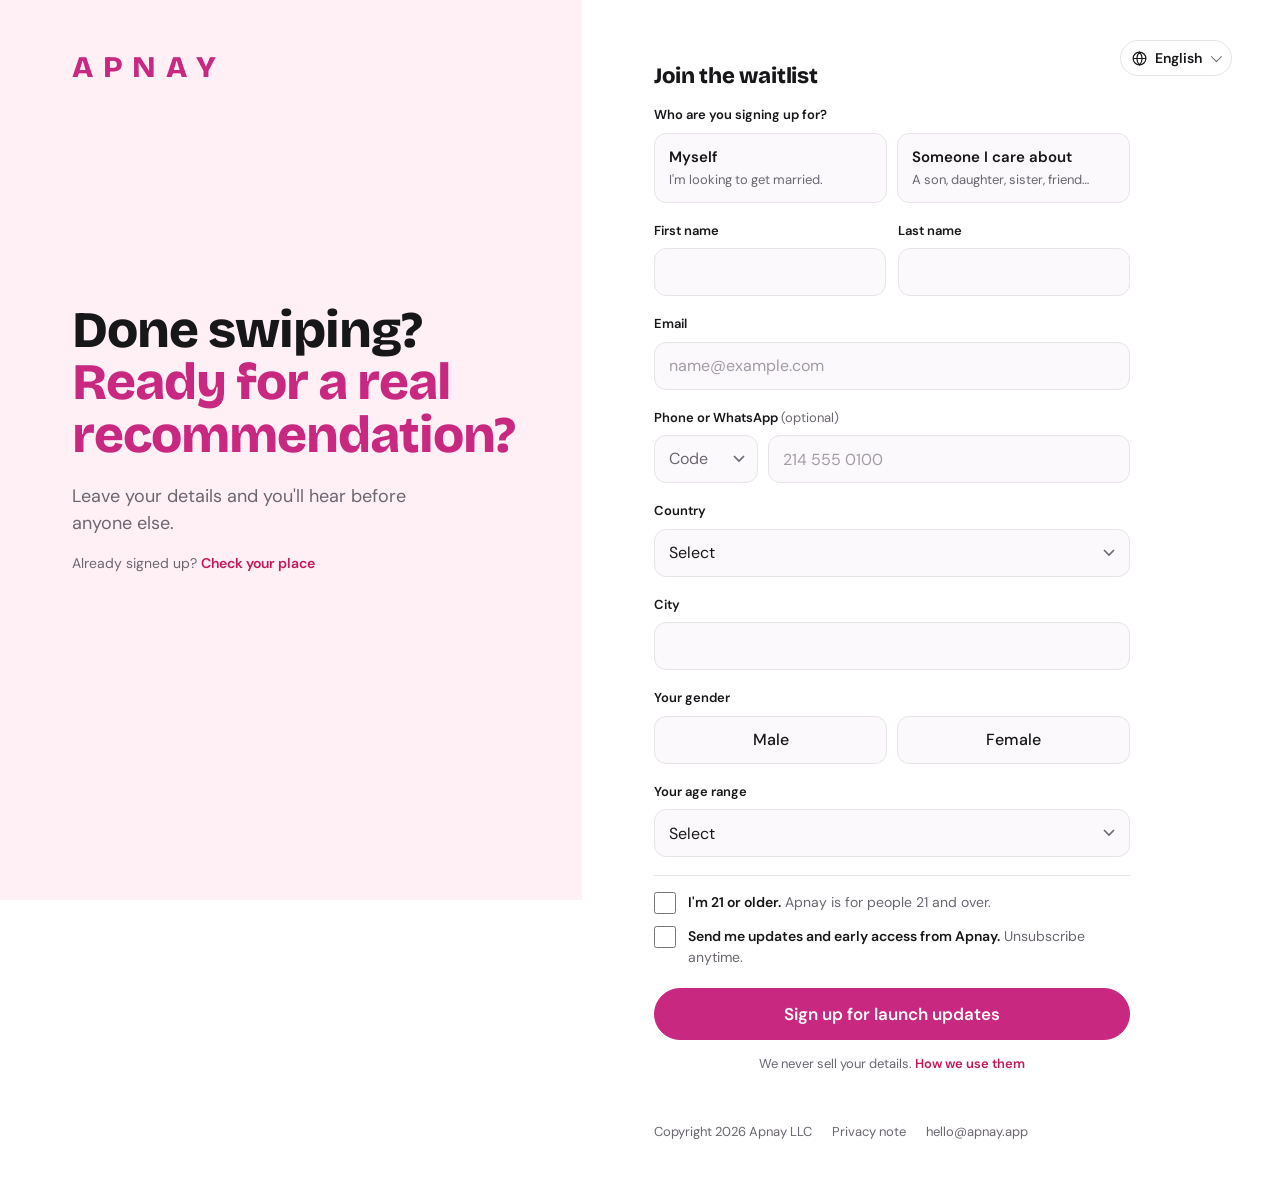
<file: index.html>
<!doctype html>
<html lang="en" dir="ltr">
<head>
  <meta charset="utf-8">
  <meta name="viewport" content="width=device-width, initial-scale=1, viewport-fit=cover">
  <title>Apnay — join the waitlist</title>
  <meta name="description" content="Done swiping? Ready for a real recommendation? Leave your details and you'll hear before anyone else.">
  <meta name="theme-color" content="#ffffff">
  <meta property="og:type" content="website">
  <meta property="og:url" content="https://apnay.app/">
  <meta property="og:title" content="Done swiping? Ready for a real recommendation?">
  <meta property="og:description" content="Join the Apnay waitlist and hear before anyone else.">
  <meta property="og:image" content="https://apnay.app/og.png">
  <meta property="og:image:width" content="1200">
  <meta property="og:image:height" content="630">
  <meta name="twitter:card" content="summary_large_image">
  <link rel="icon" href="favicon.svg" type="image/svg+xml">
  <link rel="preload" href="fonts/bricolage-grotesque-latin-800-normal.woff2" as="font" type="font/woff2" crossorigin>
  <link rel="preload" href="fonts/dm-sans-latin-400-normal.woff2" as="font" type="font/woff2" crossorigin>
  <link rel="stylesheet" href="styles.css?v=1119c">
</head>
<body>
<button class="lang" id="langBtn" type="button" aria-haspopup="true" aria-expanded="false" aria-controls="langMenu"><svg viewBox="0 0 24 24" fill="none" stroke="currentColor" stroke-width="1.7" aria-hidden="true"><circle cx="12" cy="12" r="9"/><path d="M3 12h18M12 3c2.5 2.6 3.7 5.6 3.7 9s-1.2 6.4-3.7 9c-2.5-2.6-3.7-5.6-3.7-9S9.5 5.6 12 3z"/></svg><span>English</span><span class="car" aria-hidden="true"></span></button>
<div class="lang-menu" id="langMenu" hidden><div class="on">English <span aria-hidden="true">✓</span></div><div class="more">More languages are coming</div></div>
<main>
  <!-- 1–4: arrive and sign up -->
  <header id="top">
    <div class="topbar">
      <a class="logo" href="/" dir="ltr" aria-label="Apnay">
        <span class="name" aria-hidden="true"><i>A</i><i>P</i><i>N</i><i>A</i><i>Y</i></span>
      </a>
    </div>
    <div class="hero">
      <h1><span data-i18n="h1a">Done swiping?</span> <em data-i18n="h1b">Ready for a real recommendation?</em></h1>
      <p class="lede" data-i18n="lede">Leave your details and you'll hear before anyone else.</p>
      <p class="check-place"><span data-i18n="checkLine">Already signed up?</span> <a href="/?check" class="check-link" data-i18n="checkLink">Check your place</a></p>
      <p class="invited" hidden data-i18n="invited">A friend saved you a place</p>
      <p class="invited link-used" hidden data-i18n="linkUsed">This link has already been used. If you confirmed before, you're all set.</p>
    </div>
  </header>

  <form id="join" novalidate>
    <h2 data-i18n="formTitle">Join the waitlist</h2>

    <fieldset class="field" id="f-who">
      <legend data-i18n="whoLegend">Who are you signing up for?</legend>
      <div class="choices two">
        <label class="choice card"><input type="radio" name="who" value="SELF"><span><b data-i18n="self">Myself</b><small data-i18n="selfSub">I'm looking to get married.</small></span></label>
        <label class="choice card"><input type="radio" name="who" value="FAMILY"><span><b data-i18n="family">Someone I care about</b><small data-i18n="familySub">A son, daughter, sister, friend…</small></span></label>
      </div>
    </fieldset>

    <div class="names">
    <label class="field" id="f-firstName"><span class="label" data-i18n="firstName">First name</span>
      <input id="firstName" name="firstName" autocomplete="given-name" maxlength="120"></label>

    <label class="field" id="f-lastName"><span class="label" data-i18n="lastName">Last name</span>
      <input id="lastName" name="lastName" autocomplete="family-name" maxlength="120"></label>
    </div>

    <label class="field" id="f-email"><span class="label" data-i18n="email">Email</span>
      <input id="email" name="email" type="email" dir="ltr" autocomplete="email" inputmode="email" maxlength="254" placeholder="name@example.com"></label>

    <div class="field" id="f-phone">
      <span class="label"><span data-i18n="phone">Phone or WhatsApp</span> <span class="opt" data-i18n="optional">(optional)</span></span>
      <div class="phone-row" dir="ltr">
        <label class="code-box"><span class="code-shown" data-i18n="code">Code</span><select id="phoneCode" name="phoneCode" aria-label="Country calling code"></select></label>
        <input id="phone" name="phone" type="tel" autocomplete="tel-national" inputmode="tel" maxlength="30" placeholder="214 555 0100" aria-label="Phone number">
      </div>
    </div>

    <label class="field" id="f-country"><span class="label" data-i18n="country">Country</span>
      <select id="country" name="country" autocomplete="country-name"></select></label>

    <label class="field" id="f-state" hidden><span class="label" data-i18n="state">State</span>
      <select id="state" name="state" autocomplete="address-level1"></select></label>

    <label class="field" id="f-city"><span class="label" data-i18n="city">City</span>
      <input id="city" name="city" autocomplete="address-level2" maxlength="120"></label>

    <fieldset class="field" id="f-gender">
      <legend data-i18n="yourGender">Your gender</legend>
      <div class="choices two">
        <label class="choice pill-choice"><input type="radio" name="gender" value="MALE"><span data-i18n="male">Male</span></label>
        <label class="choice pill-choice"><input type="radio" name="gender" value="FEMALE"><span data-i18n="female">Female</span></label>
      </div>
    </fieldset>

    <label class="field" id="f-ageRange"><span class="label" data-i18n="yourAgeRange">Your age range</span>
      <select id="ageRange" name="ageRange" class="age-select"></select></label>

    <div class="ticks">
      <label class="tick" id="f-adult"><input type="checkbox" name="adult"><span><b data-i18n="adultB">I'm 21 or older.</b> <span data-i18n="adultRest">Apnay is for people 21 and over.</span></span></label>
      <label class="tick" id="f-emailOptIn"><input type="checkbox" name="emailOptIn"><span><b data-i18n="emailB">Send me updates and early access from Apnay.</b> <span data-i18n="emailRest">Unsubscribe anytime.</span></span></label>
      <label class="tick" id="f-smsOptIn" hidden><input type="checkbox" name="smsOptIn"><span><b data-i18n="smsB">Text or WhatsApp me updates from Apnay.</b> <span data-i18n="smsRest">Msg &amp; data rates may apply. Reply STOP to opt out. Not required to sign up.</span></span></label>
    </div>

    <label class="hp" aria-hidden="true">Website <input name="website" tabindex="-1" autocomplete="off"></label>

    <button type="submit" class="btn" data-i18n="submit">Sign up for launch updates</button>
    <p class="error" role="alert" aria-live="assertive" hidden></p>
    <p class="fine"><span data-i18n="fine">We never sell your details.</span> <a href="privacy.html" data-i18n="fineLink">How we use them</a></p>
  </form>

  <!-- 5, 8, 9: one more step / you're on the list / pick a picture -->
  <section class="done" hidden tabindex="-1" aria-live="polite">
    <div class="topbar">
      <a class="logo" href="/" dir="ltr" aria-label="Apnay">
        <span class="name" aria-hidden="true"><i>A</i><i>P</i><i>N</i><i>A</i><i>Y</i></span>
      </a>
    </div>
    <h1 class="done-title"></h1>

    <div class="inbox" hidden>
      <p class="kicker" data-i18n="inboxKicker">CHECK YOUR INBOX</p>
      <p class="inbox-sent"></p>
      <p class="small inbox-help"></p>
    </div>

    <div class="place" hidden>
      <p data-i18n="placeLabel">Your place in line</p>
      <p class="num" dir="ltr">#<span class="place-n"></span></p>
      <p class="place-of"></p>
    </div>

    <div class="share" hidden>
      <h2 data-i18n="moveUp">Move up the list</h2>
      <p class="muted move-up-text"></p>

      <div class="pictures" hidden>
        <p class="pick-label" data-i18n="pickPicture">Pick a picture to send with your link</p>
        <div class="picture-grid" role="radiogroup"></div>
        <button type="button" class="btn share-picture" data-i18n="sharePicture">Share with this picture</button>
        <button type="button" class="link-button save-picture" data-i18n="savePicture">Save the picture instead</button>
        <p class="picture-note muted small" hidden></p>
      </div>

      <p class="link" dir="ltr"><span class="share-url"></span></p>
      <div class="share-buttons">
        <a class="btn wa" target="_blank" rel="noopener" data-i18n="shareWa">Share on WhatsApp</a>
        <button type="button" class="btn ghost copy" data-i18n="copy">Copy link</button>
      </div>
      <p class="friends"></p>
    </div>

    <p class="muted follow"></p>
  </section>

  <!-- 7: about them (signing up someone else; optional, once, after confirming) -->
  <section class="about" hidden tabindex="-1">
    <div class="topbar">
      <a class="logo" href="/" dir="ltr" aria-label="Apnay">
        <span class="name" aria-hidden="true"><i>A</i><i>P</i><i>N</i><i>A</i><i>Y</i></span>
      </a>
    </div>
    <p class="confirmed-pill"><span aria-hidden="true">✓</span> <span class="confirmed-text"></span></p>
    <h1 data-i18n="aboutTitle">Would you like to tell us a little about them?</h1>
    <p class="muted" data-i18n="aboutText">Completely optional. It helps us get things ready for the person you're signing up for. We don't ask for their name or contact details, and we never contact them.</p>
    <form id="aboutForm" novalidate>
      <label class="field"><span class="label" data-i18n="theyAreMy">They are my</span>
        <select id="aboutRelation" name="relation"></select></label>
      <fieldset class="field">
        <legend data-i18n="theirGender">Their gender</legend>
        <div class="choices two">
          <label class="choice pill-choice"><input type="radio" name="aboutGender" value="MALE"><span data-i18n="male">Male</span></label>
          <label class="choice pill-choice"><input type="radio" name="aboutGender" value="FEMALE"><span data-i18n="female">Female</span></label>
        </div>
      </fieldset>
      <label class="field"><span class="label" data-i18n="theirAgeRange">Their age range</span>
        <select id="aboutAgeRange" name="aboutAgeRange" class="age-select"></select></label>
      <label class="field"><span class="label" data-i18n="whereTheyLive">Where do they live?</span>
        <select id="aboutCountry" name="aboutCountry"></select></label>
      <button type="submit" class="btn" data-i18n="saveContinue">Save and continue</button>
      <button type="button" class="btn ghost skip-about" data-i18n="skipForNow">Skip for now</button>
    </form>
  </section>

  <!-- WP11: the way back in -->
  <section class="check" hidden tabindex="-1">
    <div class="topbar">
      <a class="logo" href="/" dir="ltr" aria-label="Apnay">
        <span class="name" aria-hidden="true"><i>A</i><i>P</i><i>N</i><i>A</i><i>Y</i></span>
      </a>
    </div>
    <h1 data-i18n="checkTitle">Check your place</h1>
    <p class="muted check-note" data-i18n="checkText">Enter the email you signed up with. We'll send you your own link.</p>
    <form id="checkForm" novalidate>
      <label class="field" id="f-checkEmail"><span class="label" data-i18n="email">Email</span>
        <input id="checkEmail" name="checkEmail" type="email" dir="ltr" autocomplete="email" inputmode="email" maxlength="254" placeholder="name@example.com"></label>
      <button type="submit" class="btn" data-i18n="emailMeLink">Email me my link</button>
      <p class="error check-error" role="alert" aria-live="assertive" hidden></p>
    </form>
    <p class="fine"><span data-i18n="notSignedUp">Not signed up yet?</span> <a href="/" data-i18n="joinLink">Join the waitlist</a></p>
  </section>

  <!-- WP12: link sent (the same answer whether or not the address is on the list) -->
  <section class="sent" hidden tabindex="-1" aria-live="polite">
    <div class="topbar">
      <a class="logo" href="/" dir="ltr" aria-label="Apnay">
        <span class="name" aria-hidden="true"><i>A</i><i>P</i><i>N</i><i>A</i><i>Y</i></span>
      </a>
    </div>
    <h1 data-i18n="sentTitle">Check your inbox.</h1>
    <div class="inbox">
      <p class="kicker" data-i18n="sentKicker">YOUR LINK IS ON ITS WAY</p>
      <p class="sent-text"></p>
      <p class="small sent-help"></p>
    </div>
    <button type="button" class="link-button try-another" data-i18n="tryAnother">Try another email</button>
  </section>

  <!-- from the e-mail's Unsubscribe link -->
  <section class="unsubscribed" hidden>
    <div class="topbar">
      <a class="logo" href="/" dir="ltr" aria-label="Apnay">
        <span class="name" aria-hidden="true"><i>A</i><i>P</i><i>N</i><i>A</i><i>Y</i></span>
      </a>
    </div>
    <h1 data-i18n="unsubTitle">You're unsubscribed.</h1>
    <p class="muted" data-i18n="unsubText">You won't get any more emails or texts from Apnay. Changed your mind? Write to hello@apnay.app.</p>
  </section>

  <footer>
    <span>Copyright 2026 Apnay LLC</span>
    <a href="privacy.html" data-i18n="privacyNote">Privacy note</a>
    <a href="mailto:hello@apnay.app" dir="ltr">hello@apnay.app</a>
  </footer>
</main>
<script src="data.js" defer></script>
<script src="main.js?v=1119c" defer></script>
</body>
</html>
</file>
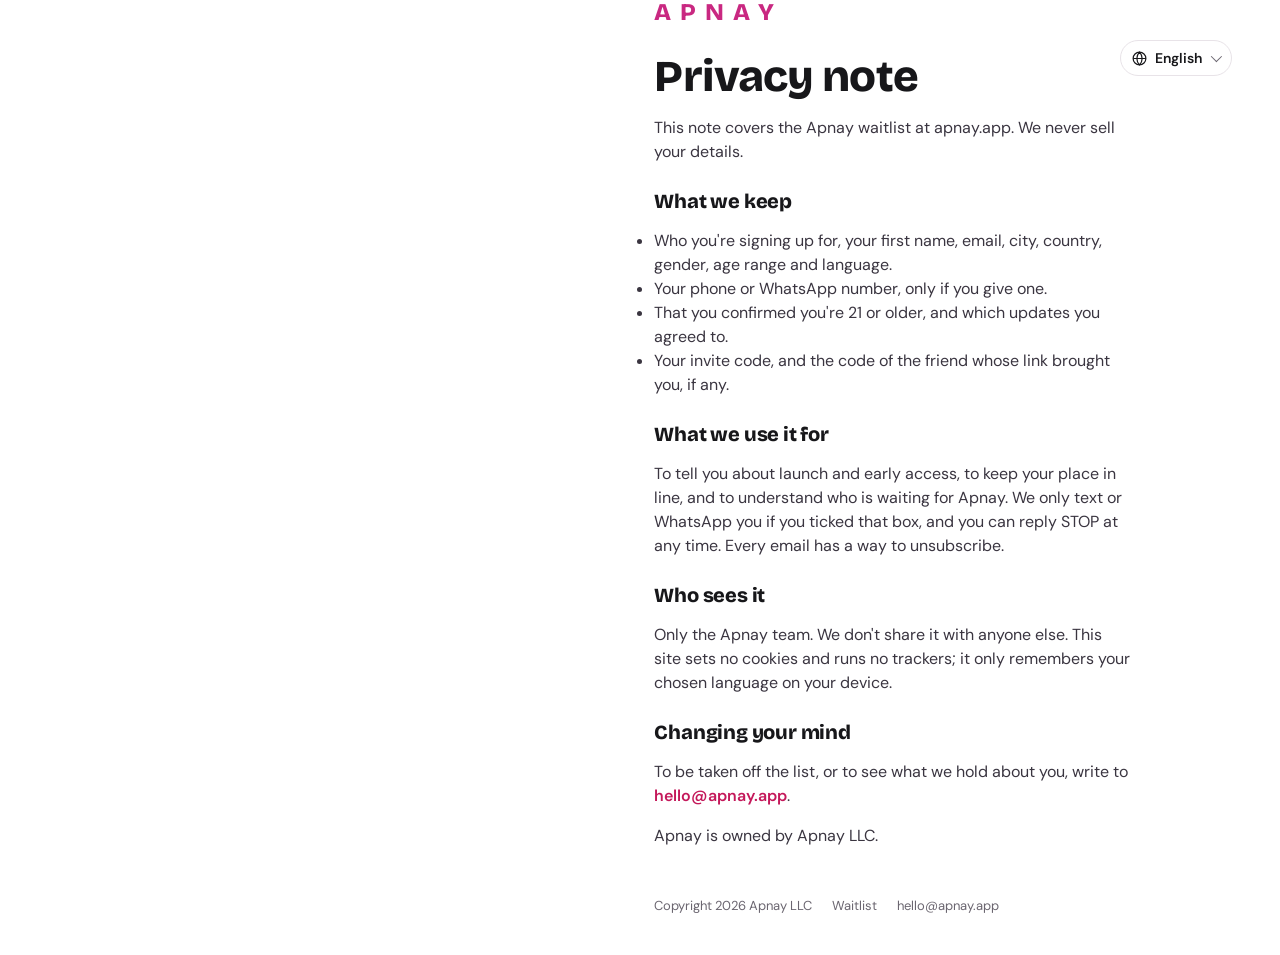
<file: privacy.html>
<!doctype html>
<html lang="en" dir="ltr">
<head>
  <meta charset="utf-8">
  <meta name="viewport" content="width=device-width, initial-scale=1, viewport-fit=cover">
  <title>Privacy note — Apnay</title>
  <link rel="icon" href="favicon.svg" type="image/svg+xml">
  <link rel="stylesheet" href="styles.css?v=1119c">
</head>
<body>
<button class="lang" id="langBtn" type="button" aria-haspopup="true" aria-expanded="false" aria-controls="langMenu"><svg viewBox="0 0 24 24" fill="none" stroke="currentColor" stroke-width="1.7" aria-hidden="true"><circle cx="12" cy="12" r="9"/><path d="M3 12h18M12 3c2.5 2.6 3.7 5.6 3.7 9s-1.2 6.4-3.7 9c-2.5-2.6-3.7-5.6-3.7-9S9.5 5.6 12 3z"/></svg><span>English</span><span class="car" aria-hidden="true"></span></button>
<div class="lang-menu" id="langMenu" hidden><div class="on">English <span aria-hidden="true">✓</span></div><div class="more">More languages are coming</div></div>
<main class="prose">
  <a class="logo" href="/" dir="ltr" aria-label="Apnay">
    <span class="name" aria-hidden="true"><i>A</i><i>P</i><i>N</i><i>A</i><i>Y</i></span>
  </a>
  <h1 data-i18n="pTitle">Privacy note</h1>
  <p data-i18n="pIntro">This note covers the Apnay waitlist at apnay.app. We never sell your details.</p>

  <h2 data-i18n="pKeepH">What we keep</h2>
  <ul>
    <li data-i18n="pKeep1">Who you're signing up for, your first name, email, city, country, gender, age range and language.</li>
    <li data-i18n="pKeep2">Your phone or WhatsApp number, only if you give one.</li>
    <li data-i18n="pKeep3">That you confirmed you're 21 or older, and which updates you agreed to.</li>
    <li data-i18n="pKeep4">Your invite code, and the code of the friend whose link brought you, if any.</li>
  </ul>

  <h2 data-i18n="pUseH">What we use it for</h2>
  <p data-i18n="pUse">To tell you about launch and early access, to keep your place in line, and to understand who is waiting for Apnay. We only text or WhatsApp you if you ticked that box, and you can reply STOP at any time. Every email has a way to unsubscribe.</p>

  <h2 data-i18n="pWhoH">Who sees it</h2>
  <p data-i18n="pWho">Only the Apnay team. We don't share it with anyone else. This site sets no cookies and runs no trackers; it only remembers your chosen language on your device.</p>

  <h2 data-i18n="pChangeH">Changing your mind</h2>
  <p class="p-change">To be taken off the list, or to see what we hold about you, write to <a href="mailto:hello@apnay.app" dir="ltr">hello@apnay.app</a>.</p>
  <p class="muted">Apnay is owned by Apnay LLC.</p>
  <p class="muted p-english" hidden></p>

  <footer>
    <span>Copyright 2026 Apnay LLC</span>
    <a href="/" data-i18n="pBack">Waitlist</a>
    <a href="mailto:hello@apnay.app" dir="ltr">hello@apnay.app</a>
  </footer>
</main>
<script>
// Shows the privacy note in the language chosen on the waitlist page.
// Off for now: English only at launch (decided 10 Nov). Delete the next line to turn translations back on.
const TRANSLATIONS_ON = false;
(async () => {
  if (!TRANSLATIONS_ON) return;
  const RTL = ['ur', 'ar', 'pa-Arab', 'ps', 'fa'];
  let code = new URLSearchParams(location.search).get('lang');
  try { code = code || localStorage.getItem('apnay.lang'); } catch { /* private mode */ }
  if (!code || code === 'en' || !/^[a-z]{2,3}(-[A-Za-z]{4})?$/.test(code)) return;
  let d;
  try { const r = await fetch(`i18n/${code}.json`); if (!r.ok) return; d = await r.json(); } catch { return; }
  document.documentElement.lang = code;
  document.documentElement.dir = RTL.includes(code) ? 'rtl' : 'ltr';
  if (!['tr', 'ms', 'id', 'so', 'sw', 'ha', 'fr', 'es', 'de', 'bs', 'sq', 'ru'].includes(code)) document.documentElement.classList.add('nonlatin');
  document.querySelectorAll('[data-i18n]').forEach((n) => { if (d[n.dataset.i18n]) n.textContent = d[n.dataset.i18n]; });
  if (d.pTitle) document.title = `${d.pTitle} — Apnay`;
  if (d.pChange) {
    const p = document.querySelector('.p-change');
    const link = p.querySelector('a');
    const [before, after] = d.pChange.split('{mail}');
    p.replaceChildren(document.createTextNode(before), link, document.createTextNode(after || ''));
  }
  if (d.pEnglish) { const e = document.querySelector('.p-english'); e.textContent = d.pEnglish; e.hidden = false; }
})();
</script>
<script>
// Language switcher: English only for now; the menu says more are coming.
(function () {
  const btn = document.getElementById('langBtn'); const menu = document.getElementById('langMenu');
  if (!btn || !menu) return;
  const set = (open) => { menu.hidden = !open; btn.setAttribute('aria-expanded', String(open)); };
  btn.addEventListener('click', (e) => { e.stopPropagation(); set(menu.hidden); });
  document.addEventListener('click', (e) => { if (!menu.contains(e.target)) set(false); });
  document.addEventListener('keydown', (e) => { if (e.key === 'Escape') set(false); });
})();
</script>
</body>
</html>
</file>
<file: styles.css>
/* Apnay waitlist — design package WL3a (Design, 8 Nov 2026), WL3k phone flow, WL3l desktop (10 Nov 2026). Phone first. */
@font-face { font-family: "Bricolage Grotesque"; font-weight: 600; font-display: swap; src: url(fonts/bricolage-grotesque-latin-600-normal.woff2) format("woff2"); }
@font-face { font-family: "Bricolage Grotesque"; font-weight: 800; font-display: swap; src: url(fonts/bricolage-grotesque-latin-800-normal.woff2) format("woff2"); }
@font-face { font-family: "DM Sans"; font-weight: 400; font-display: swap; src: url(fonts/dm-sans-latin-400-normal.woff2) format("woff2"); }
@font-face { font-family: "DM Sans"; font-weight: 500; font-display: swap; src: url(fonts/dm-sans-latin-500-normal.woff2) format("woff2"); }
@font-face { font-family: "DM Sans"; font-weight: 600; font-display: swap; src: url(fonts/dm-sans-latin-600-normal.woff2) format("woff2"); }

:root {
  --brand: #c92881;
  --brand-deep: #c4185a;
  --tint: #FFF0F5;
  --ink: #17171A;
  --grey: #6b6670;
  --line: #e8e3e8;
  --field: #fbf9fb;
  --error: #c4214f;
  --display: "Bricolage Grotesque", "Avenir Next", system-ui, sans-serif;
  --body: "DM Sans", -apple-system, "Segoe UI", system-ui, sans-serif;
  --mono: ui-monospace, "SF Mono", Menlo, Consolas, monospace;
  color-scheme: light;
}
* { box-sizing: border-box; }
html { -webkit-text-size-adjust: 100%; }
body { margin: 0; background: #fff; color: var(--ink); font: 400 16px/1.5 var(--body); }
a { color: var(--brand-deep); font-weight: 600; text-decoration: none; }
a:hover { text-decoration: underline; }
:focus-visible { outline: 2px solid var(--brand); outline-offset: 2px; }
[hidden] { display: none !important; }

main {
  max-width: 460px; margin: 0 auto;
  padding: max(28px, env(safe-area-inset-top)) max(20px, env(safe-area-inset-right)) max(28px, env(safe-area-inset-bottom)) max(20px, env(safe-area-inset-left));
}

/* Logo: APNAY in spaced letters, at a set width */
.logo { display: inline-grid; width: max-content; color: inherit; text-decoration: none !important; }
.logo .name { display: flex; justify-content: space-between; width: 120px; font: 800 24px/1 var(--display); color: var(--brand); }
.logo .name i { font-style: normal; }

h1 { font: 800 clamp(36px, 9.5vw, 52px)/1.02 var(--display); letter-spacing: -.02em; margin: 28px 0 14px; text-wrap: balance; }
h1 em { font-style: normal; color: var(--brand); }
h2 { font: 800 24px/1.15 var(--display); letter-spacing: -.01em; margin: 0 0 16px; }
.lede { color: var(--grey); font-size: 18px; margin: 0; }
.invited { display: inline-block; margin: 16px 0 0; padding: 7px 14px; border-radius: 999px; background: var(--tint); color: var(--brand-deep); font-weight: 600; font-size: 14px; }

form { margin-top: 36px; }
fieldset { border: 0; margin: 0; padding: 0; min-width: 0; }
.field { display: block; margin: 0 0 18px; }
.label, legend { display: block; font-weight: 600; font-size: 13px; margin: 0 0 8px; padding: 0; }
.opt { font-weight: 400; color: var(--grey); }
.hint { display: block; color: var(--grey); font-size: 13px; margin-top: 6px; }
input:not([type=radio]):not([type=checkbox]), select {
  width: 100%; min-height: 48px; font: 400 16px var(--body); color: var(--ink);
  background: var(--field); border: 1.5px solid var(--line); border-radius: 12px; padding: 12px 14px;
  appearance: none; -webkit-appearance: none;
}
select { background-image: url("data:image/svg+xml,%3Csvg xmlns='http://www.w3.org/2000/svg' width='12' height='8'%3E%3Cpath d='M1 1l5 5 5-5' fill='none' stroke='%236b6670' stroke-width='1.6'/%3E%3C/svg%3E"); background-repeat: no-repeat; background-position: right 14px center; padding-right: 36px; }
input:focus, select:focus { outline: none; border-color: var(--brand); }
.invalid input, .invalid select, .invalid .choice span { border-color: var(--error) !important; }
.pair { display: grid; grid-template-columns: 1fr; gap: 0 12px; }

.choices.two { display: grid; grid-template-columns: 1fr 1fr; gap: 10px; }
.choice { position: relative; cursor: pointer; display: block; }
.choice input { position: absolute; opacity: 0; inset: 0; margin: 0; cursor: pointer; }
.choice span { display: block; height: 100%; border: 1.5px solid var(--line); border-radius: 12px; background: var(--field); transition: border-color .15s, background .15s; }
.choice.card span { padding: 12px 14px; }
.choice.card b { display: block; font-weight: 600; font-size: 15px; }
.choice.card small { display: block; color: var(--grey); font-size: 13px; margin-top: 2px; }
.pill-choice span { min-height: 48px; display: grid; place-items: center; font-weight: 500; }
.choice input:checked + span { border-color: var(--brand); background: var(--tint); color: var(--brand-deep); }
.choice input:checked + span small { color: var(--grey); }
.choice input:focus-visible + span { outline: 2px solid var(--brand); outline-offset: 2px; }

.ticks { border-top: 1px solid var(--line); padding-top: 16px; margin: 4px 0 20px; display: grid; gap: 12px; }
.tick { display: grid; grid-template-columns: 22px 1fr; gap: 12px; align-items: start; font-size: 14px; color: var(--grey); cursor: pointer; }
.tick b { color: var(--ink); font-weight: 600; }
.tick input { width: 22px; height: 22px; margin: 0; accent-color: var(--brand); cursor: pointer; }
.tick.invalid input { outline: 2px solid var(--error); outline-offset: 1px; border-radius: 4px; }

.btn { display: inline-flex; align-items: center; justify-content: center; width: 100%; min-height: 52px; padding: 12px 22px;
  border-radius: 999px; border: 1.5px solid var(--brand); background: var(--brand); color: #fff; font: 600 17px var(--body); cursor: pointer; text-decoration: none !important; }
.btn:hover { filter: brightness(1.04); }
.btn[disabled] { opacity: .7; cursor: progress; }
.btn.ghost { background: #fff; color: var(--brand-deep); border-color: var(--line); }
.error { color: var(--error); margin: 14px 0 0; font-size: 15px; }
.fine { text-align: center; color: var(--grey); font-size: 13px; margin: 14px 0 0; }
/* hidden from people without pushing it off-screen (an offset would widen right-to-left pages) */
.hp { position: absolute; width: 1px; height: 1px; margin: -1px; padding: 0; overflow: hidden; clip-path: inset(50%); white-space: nowrap; border: 0; }

/* after signing up */
.done-title { margin-bottom: 22px; }
.inbox { border: 1.5px solid var(--brand); border-radius: 18px; padding: 18px 20px; margin-bottom: 18px; color: var(--grey); }
.inbox p { margin: 0 0 8px; }
.inbox b { color: var(--ink); font-weight: 500; overflow-wrap: anywhere; }
.kicker { color: var(--brand-deep); font-weight: 600; font-size: 13px; letter-spacing: .04em; }
.small { font-size: 14px; margin: 0 !important; }
.place { background: var(--tint); border-radius: 22px; padding: 26px 20px; text-align: center; color: var(--grey); margin-bottom: 26px; }
.place p { margin: 0; }
.place .num { font: 800 64px/1.1 var(--display); letter-spacing: -.03em; color: var(--brand); margin: 6px 0; }
.share h2 { margin-bottom: 6px; }
.muted { color: var(--grey); margin: 0; }
.muted b { color: var(--ink); }
.link { border: 1.5px dashed var(--line); border-radius: 12px; padding: 12px 14px; margin: 16px 0 12px; font: 15px var(--mono); overflow-x: auto; white-space: nowrap; }
.share-buttons { display: grid; grid-template-columns: 1fr 1fr; gap: 10px; }
.share-buttons .btn { font-size: 15px; min-height: 48px; padding: 10px 8px; white-space: nowrap; }
.friends { text-align: center; color: var(--grey); font-size: 14px; margin: 10px 0 0; }
.friends b { color: var(--ink); font-weight: 600; }
.follow { margin-top: 26px; }

footer { display: flex; flex-wrap: wrap; gap: 6px 20px; margin-top: 40px; color: var(--grey); font-size: 13px; }
footer a { color: var(--grey); font-weight: 400; }

@media (min-width: 400px) { .pair { grid-template-columns: 1fr 1fr; } }

/* Phones: the headline belongs to the form; later steps carry their own small top bar. */
body[data-step] #top { display: none; }
body[data-step] .check-place { display: none; }

/* ---- DESKTOP, 960 px and wider (WL3l, WD1–WD5): a pink panel on the left with the logo and headline that stays on
   every step (only the line under the headline changes); each step's content in a column on the right. ---- */
@media (min-width: 960px) {
  main { max-width: none; margin: 0; padding: 0 0 0 45.5%; min-height: 100vh; }
  [dir=rtl] main { padding: 0 45.5% 0 0; }
  #top, body[data-step] #top { display: flex; flex-direction: column; position: fixed; top: 0; bottom: 0; inset-inline-start: 0; width: 45.5%;
    background: var(--tint); padding: 52px 72px; overflow-y: auto; }
  #top .logo .name { font-size: 30px; width: 144px; }
  #top .hero { margin: auto 0; padding-bottom: 52px; }
  #top h1 { font-size: clamp(44px, 4vw, 60px); margin: 0 0 22px; }
  #top h1 em { display: block; }
  #top .lede { max-width: 372px; text-wrap: pretty; }
  #top .invited { background: #fff; }
  #top .lang-switch { background: transparent; }
  main > :not(#top) { max-width: 620px; padding-left: 72px; padding-right: 72px; }
  .lang-other { margin: 24px 0 0; }
  form#join { margin-top: 0; padding-top: 64px; }
  form#join h2 { font-size: 22px; }
  .names { display: grid; grid-template-columns: 1fr 1fr; gap: 0 12px; }
  #top .check-place { font-size: 14px; margin-top: 16px; } /* WD1: smaller than the line above */
  .done > .topbar, .about > .topbar, .unsubscribed > .topbar, .check > .topbar, .sent > .topbar { display: none; }
  .done, .about, .unsubscribed, .check, .sent { padding-top: 64px; }
  .done-title, .unsubscribed h1, .check h1, .sent h1 { font-size: 36px; margin-top: 0; }
  .about .confirmed-pill { margin-top: 0; }
  .about h1 { font-size: 32px; }
  footer { margin-top: 48px; padding-bottom: 40px; }
}

/* privacy page */
.prose h1 { font-size: clamp(32px, 8vw, 44px); }
.prose h2 { font-size: 20px; margin: 26px 0 8px; }
.prose p, .prose li { color: #3a3540; }
.prose ul { padding-left: 20px; }

/* ---- language: first screen, switcher, right-to-left and non-Latin scripts ---- */
.topbar { display: flex; align-items: center; justify-content: space-between; gap: 12px; }
.lang-switch { position: relative; display: inline-flex; align-items: center; gap: 4px; font: 600 13px var(--body); letter-spacing: .04em; color: var(--grey);
  background: #fff; border: 1.5px solid var(--line); border-radius: 999px; padding: 5px 10px; cursor: pointer; white-space: nowrap; }
.lang-switch:hover, .lang-switch:focus-within { border-color: var(--brand); color: var(--brand-deep); }
/* the real control: the phone's own picker, laid invisibly over the small button */
.lang-switch .lang-select { position: absolute; inset: 0; width: 100%; height: 100%; opacity: 0; cursor: pointer; font-size: 16px; min-height: 0; padding: 0; border: 0; }
.lang-other { margin: 0 0 16px; padding: 12px 14px; border-radius: 12px; background: var(--tint); color: var(--ink); font-size: 14px; }
[dir=rtl] select { background-position: left 14px center; padding-right: 14px; padding-left: 36px; }
html.nonlatin h1, html.nonlatin h2, html.nonlatin .place .num { letter-spacing: 0; }
html.nonlatin h1 { line-height: 1.35; }
html.nonlatin h2 { line-height: 1.4; }
/* Nastaliq (Urdu, Shahmukhi) needs much more room between lines */
html:lang(ur), html:lang(pa-Arab) { --body: "Noto Nastaliq Urdu", "Jameel Noori Nastaleeq", "Urdu Typesetting", -apple-system, system-ui, sans-serif; }
html:lang(ur) body, html:lang(pa-Arab) body { line-height: 1.9; }
html:lang(ur) h1, html:lang(pa-Arab) h1 { line-height: 1.75; font-family: var(--body); font-weight: 700; }
html:lang(ur) h2, html:lang(pa-Arab) h2 { line-height: 1.8; font-family: var(--body); font-weight: 700; }

/* ---- WL3k: phone code + number, about them, share pictures ---- */
.phone-row { display: grid; grid-template-columns: 104px 1fr; gap: 10px; }
.code-box { position: relative; display: flex; align-items: center; min-height: 48px; padding: 0 30px 0 14px; background: var(--field) url("data:image/svg+xml,%3Csvg xmlns='http://www.w3.org/2000/svg' width='12' height='8'%3E%3Cpath d='M1 1l5 5 5-5' fill='none' stroke='%236b6670' stroke-width='1.6'/%3E%3C/svg%3E") no-repeat right 12px center;
  border: 1.5px solid var(--line); border-radius: 12px; font-size: 16px; cursor: pointer; }
.code-box.empty .code-shown { color: var(--grey); }
.code-box:focus-within { border-color: var(--brand); }
.code-box select { position: absolute; inset: 0; width: 100%; height: 100%; opacity: 0; cursor: pointer; font-size: 16px; min-height: 0; }
.invalid .code-box, .invalid .phone-row input { border-color: var(--error); }
input::placeholder { color: #a39ca6; }

.confirmed-pill { display: inline-flex; align-items: center; gap: 8px; margin: 22px 0 0; padding: 7px 14px 7px 8px; border-radius: 999px;
  background: var(--tint); color: var(--brand-deep); font-weight: 600; font-size: 14px; }
.confirmed-pill span:first-child { display: grid; place-items: center; width: 20px; height: 20px; border-radius: 50%; background: var(--brand); color: #fff; font-size: 12px; }
.about h1 { font-size: clamp(28px, 7.5vw, 36px); margin-top: 14px; }
.about > .muted { margin-bottom: 22px; }
.about form { margin-top: 0; display: grid; gap: 0; }
.about .btn.ghost { margin-top: 10px; }

.pictures { margin-top: 20px; }
.pick-label { font-weight: 600; font-size: 13px; margin: 0 0 10px; }
.picture-grid { display: grid; grid-template-columns: 1fr 1fr; gap: 12px; margin-bottom: 14px; }
.picture-grid.three { grid-template-columns: repeat(3, 1fr); gap: 10px; }
.picture { padding: 0; border: 3px solid transparent; border-radius: 16px; background: none; cursor: pointer; line-height: 0; }
.picture img { width: 100%; border-radius: 12px; display: block; }
.picture.picked { border-color: var(--brand); }
.picture:focus-visible { outline: 2px solid var(--brand); outline-offset: 2px; }
.link-button { display: block; width: 100%; margin: 10px 0 0; padding: 8px; background: none; border: 0; color: var(--brand-deep); font: 600 15px var(--body); cursor: pointer; }
.picture-note { text-align: center; margin: 6px 0 0 !important; }
.unsubscribed h1 { margin-top: 28px; }

/* ---- the way back in (WP11–WP13) ---- */
.check-place { margin: 14px 0 0; color: var(--grey); font-size: 16px; }
.check h1, .sent h1 { margin: 28px 0 14px; }
.check .check-note { margin-bottom: 22px; font-size: 17px; }
.check form { margin-top: 0; }
.check .fine { margin-top: 22px; font-size: 15px; }
.sent .inbox { margin-top: 8px; }
.sent .try-another { width: auto; padding: 8px 0; text-align: start; }
.done-title.welcome { font-size: clamp(28px, 8.2vw, 40px); }
/* screens get focus when they open (for screen readers); no outline around the whole screen */
section[tabindex="-1"]:focus { outline: none; }

/* Language switcher (globe + language name), shown from day one. English only for now. */
body { position: relative; }
.lang { position: absolute; top: 26px; right: 20px; z-index: 5; display: inline-flex; align-items: center; gap: 7px; height: 36px; min-height: 0; width: auto; padding: 0 12px 0 10px; border: 1.5px solid var(--line); border-radius: 999px; background: #fff; font: 600 14px/1 var(--body); color: var(--ink); cursor: pointer; }
.lang svg { width: 17px; height: 17px; flex: none; }
.lang .car { width: 8px; height: 8px; border-right: 1.5px solid var(--grey); border-bottom: 1.5px solid var(--grey); transform: rotate(45deg) translateY(-2px); margin-left: 2px; }
.lang-menu { position: absolute; top: 68px; right: 20px; z-index: 6; background: #fff; border: 1.5px solid var(--line); border-radius: 16px; padding: 6px; display: flex; flex-direction: column; min-width: 210px; box-shadow: 0 8px 24px rgba(23,23,26,.08); }
.lang-menu div { display: flex; justify-content: space-between; gap: 16px; padding: 11px 12px; border-radius: 10px; font-size: 15px; }
.lang-menu .on { background: var(--tint); color: var(--brand-deep); font-weight: 600; }
.lang-menu .more { color: var(--grey); font-size: 13px; }
@media (min-width: 960px) { .lang { top: 40px; right: 48px; } .lang-menu { top: 84px; right: 48px; } }
</file>
